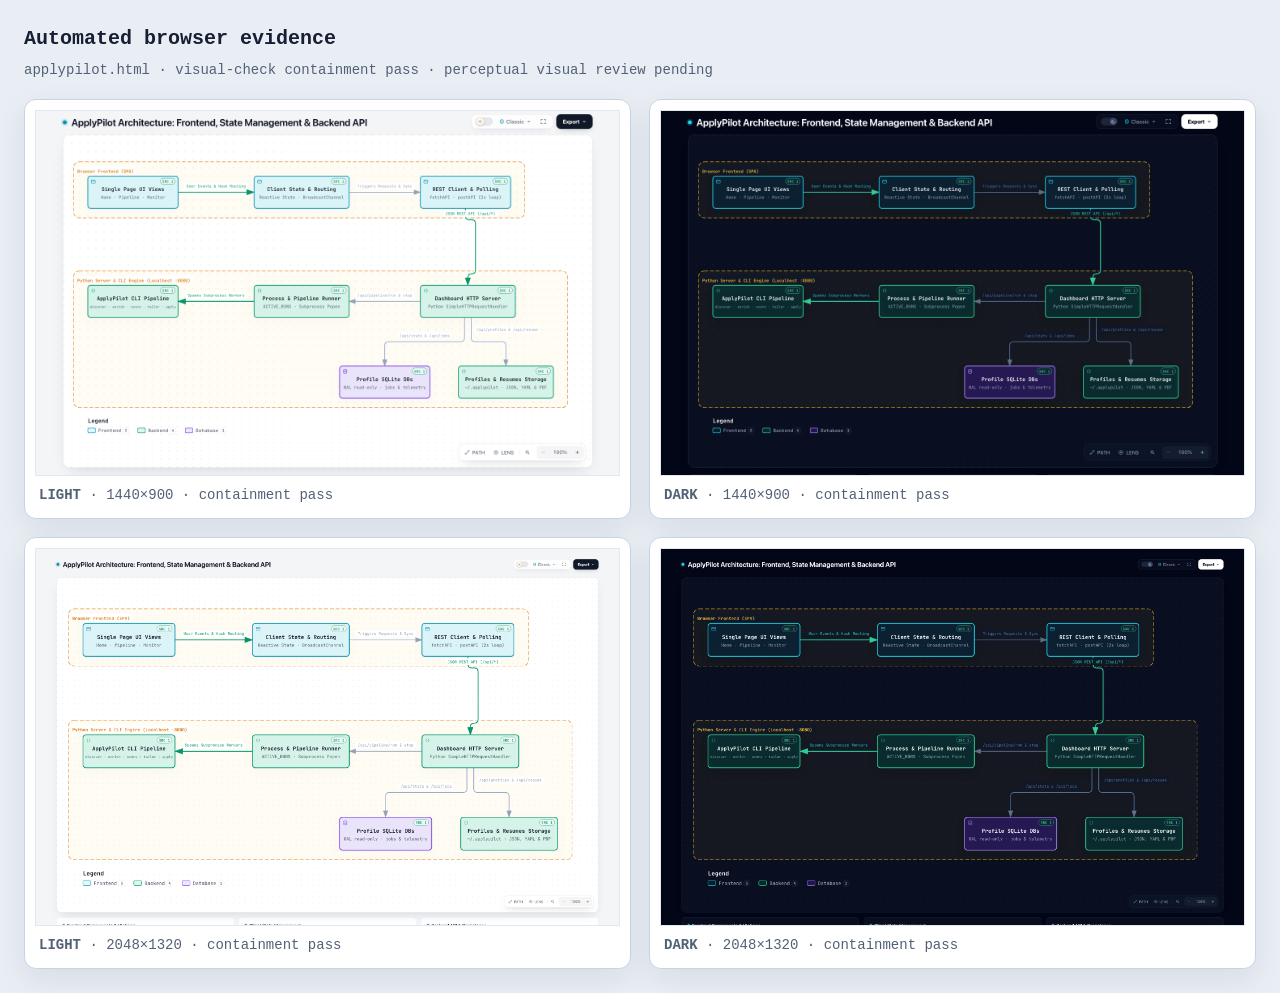
<file: .archify/architecture-applypilot-20261008-220433/visual-check/applypilot.visual-check.html>
<!doctype html>
<html lang="en">
<head>
<meta charset="utf-8">
<meta name="viewport" content="width=device-width,initial-scale=1">
<title>Archify automated browser evidence · applypilot.html</title>
<style>
*{box-sizing:border-box}body{margin:0;padding:24px;background:#e9eef5;color:#172033;font:14px/1.5 ui-monospace,SFMono-Regular,Menlo,Consolas,monospace}header{max-width:1500px;margin:0 auto 18px}h1{margin:0 0 6px;font-size:20px}p{margin:0;color:#526176}.grid{max-width:1500px;margin:auto;display:grid;grid-template-columns:repeat(2,minmax(0,1fr));gap:18px}figure{margin:0;padding:10px;background:white;border:1px solid #c9d4e3;border-radius:12px;box-shadow:0 10px 30px rgba(15,23,42,.08)}img{display:block;width:100%;height:auto;border:1px solid #e2e8f0}figcaption{padding:9px 4px 2px;color:#526176}@media(max-width:900px){.grid{grid-template-columns:1fr}}
</style>
</head>
<body>
<header><h1>Automated browser evidence</h1><p>applypilot.html · visual-check containment pass · perceptual visual review pending</p></header>
<main class="grid">
      <figure>
        <img src="applypilot.visual-check.1440x900.light.png" alt="light 1440 by 900">
        <figcaption><strong>LIGHT</strong> · 1440×900 · containment pass</figcaption>
      </figure>
      <figure>
        <img src="applypilot.visual-check.1440x900.dark.png" alt="dark 1440 by 900">
        <figcaption><strong>DARK</strong> · 1440×900 · containment pass</figcaption>
      </figure>
      <figure>
        <img src="applypilot.visual-check.2048x1320.light.png" alt="light 2048 by 1320">
        <figcaption><strong>LIGHT</strong> · 2048×1320 · containment pass</figcaption>
      </figure>
      <figure>
        <img src="applypilot.visual-check.2048x1320.dark.png" alt="dark 2048 by 1320">
        <figcaption><strong>DARK</strong> · 2048×1320 · containment pass</figcaption>
      </figure>
</main>
</body>
</html>
</file>
